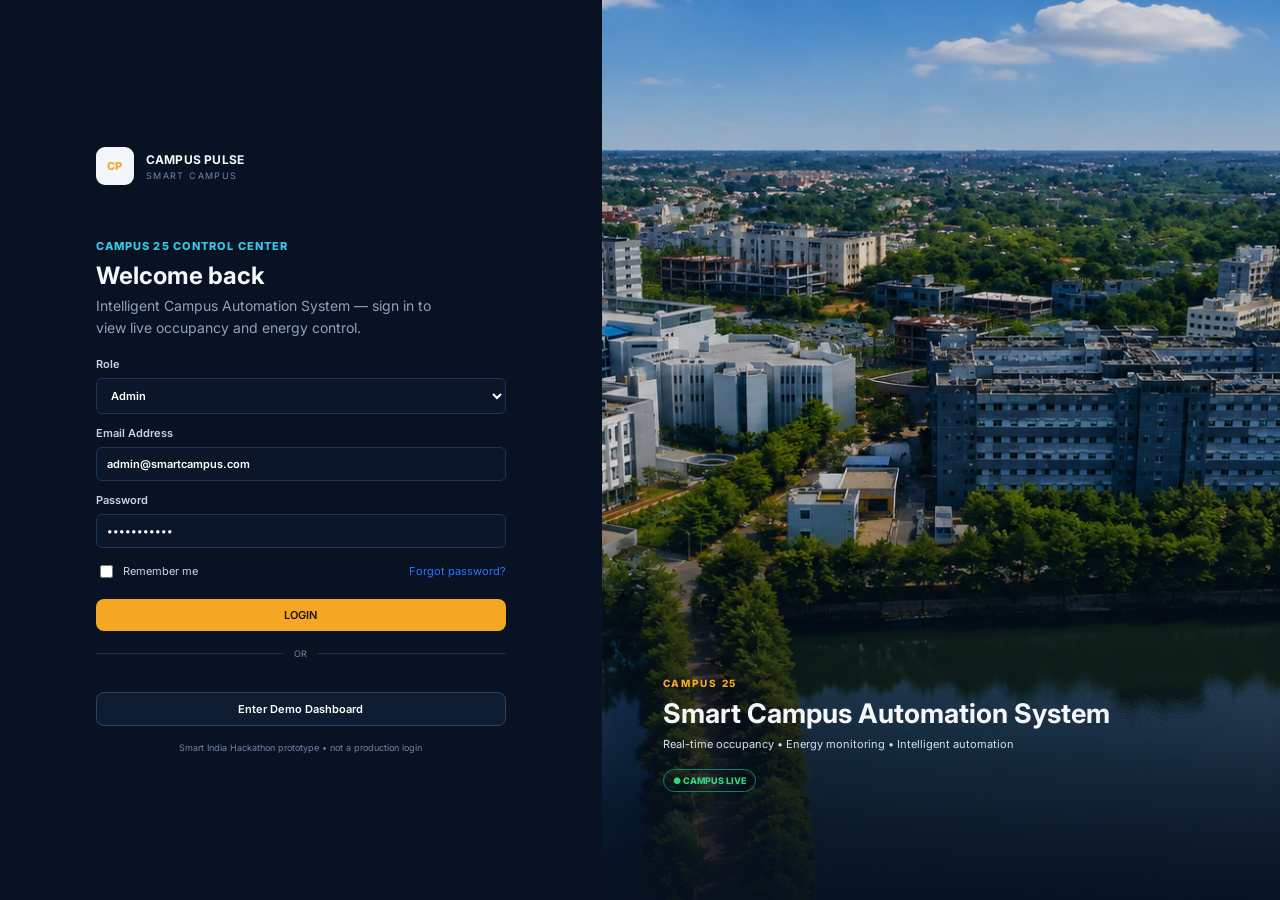
<file: index.html>
<!doctype html>
<html lang="en">

<head>
    <meta charset="UTF-8">
    <meta name="viewport" content="width=device-width,initial-scale=1">
    <title>Campus Pulse | Smart Campus</title>
    <link href="https://fonts.googleapis.com/css2?family=Inter:wght@400;500;600;700&display=swap" rel="stylesheet">
    <link rel="stylesheet" href="css/style.css">
    <link rel="stylesheet" href="css/login.css">
</head>

<body class="login-page" data-page="login">
    <main class="login-landing">
        <section class="login-panel">
            <div class="login-content">
                <div class="login-brand">
                    <div class="brand-mark">CP</div>
                    <div><strong>CAMPUS PULSE</strong><span>SMART CAMPUS</span></div>
                </div>
                <p class="eyebrow">CAMPUS 25 CONTROL CENTER</p>
                <h1>Welcome back</h1>
                <p class="muted login-intro">Intelligent Campus Automation System — sign in to view live occupancy and
                    energy control.</p>
                <form id="loginForm" novalidate><label>Role<select id="role" class="select">
                            <option>Admin</option>
                            <option>Facility Manager</option>
                            <option>Faculty</option>
                        </select></label><label>Email Address<input id="email" type="email"
                            value="admin@smartcampus.com" placeholder="admin@smartcampus.com" required></label><label>Password<input id="password"
                            type="password" value="smartcampus" placeholder="Enter your password" required></label>
                    <div class="form-row"><label class="check"><input id="rememberMe" type="checkbox"> Remember me</label><a
                            href="#">Forgot password?</a></div>
                    <p id="loginError" class="form-error"></p><button class="btn primary full"
                        type="submit">LOGIN</button>
                </form>
                <div class="login-or"><span></span>OR<span></span></div><a class="btn demo-login full"
                    href="dashboard.html">Enter Demo Dashboard</a>
                <p class="demo-note">Smart India Hackathon prototype <span>• not a production login</span></p>
            </div>
        </section>
        <section class="campus-video-panel"><img class="campus-image" src="assets/campus-campus25.jpg"
                alt="Aerial view of Campus 25 beside the lake">
            <div class="video-shade"></div>
            <div class="video-copy"><span class="video-kicker">CAMPUS 25</span>
                <h2>Smart Campus Automation System</h2>
                <p>Real-time occupancy • Energy monitoring • Intelligent automation</p><span class="campus-live">●
                    CAMPUS LIVE</span>
            </div>
        </section>
    </main>
    <script src="api-config.js"></script><script src="main.js"></script>
</body>

</html>
</file>
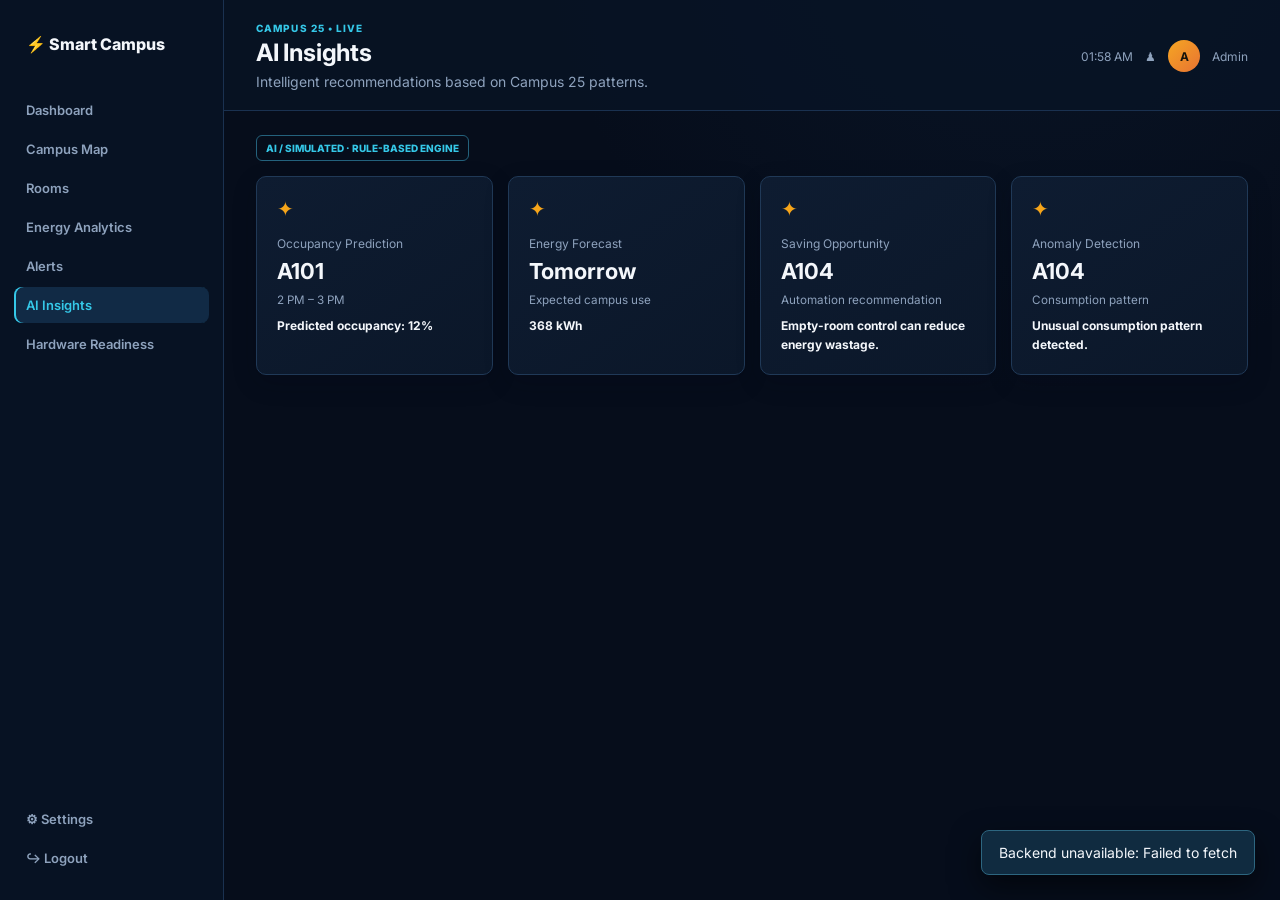
<file: ai-insights.html>
<!doctype html>
<html lang="en">

<head>
    <meta charset="UTF-8">
    <meta name="viewport" content="width=device-width,initial-scale=1">
    <title>AI Insights | Smart Campus</title>
    <link href="https://fonts.googleapis.com/css2?family=Inter:wght@400;500;600;700&display=swap" rel="stylesheet">
    <link rel="stylesheet" href="css/style.css">
    <link rel="stylesheet" href="css/app-polish.css">
</head>

<body data-page="ai">
    <div id="app"></div>
    <script src="api-config.js"></script><script src="main.js"></script>
</body>

</html>
</file>
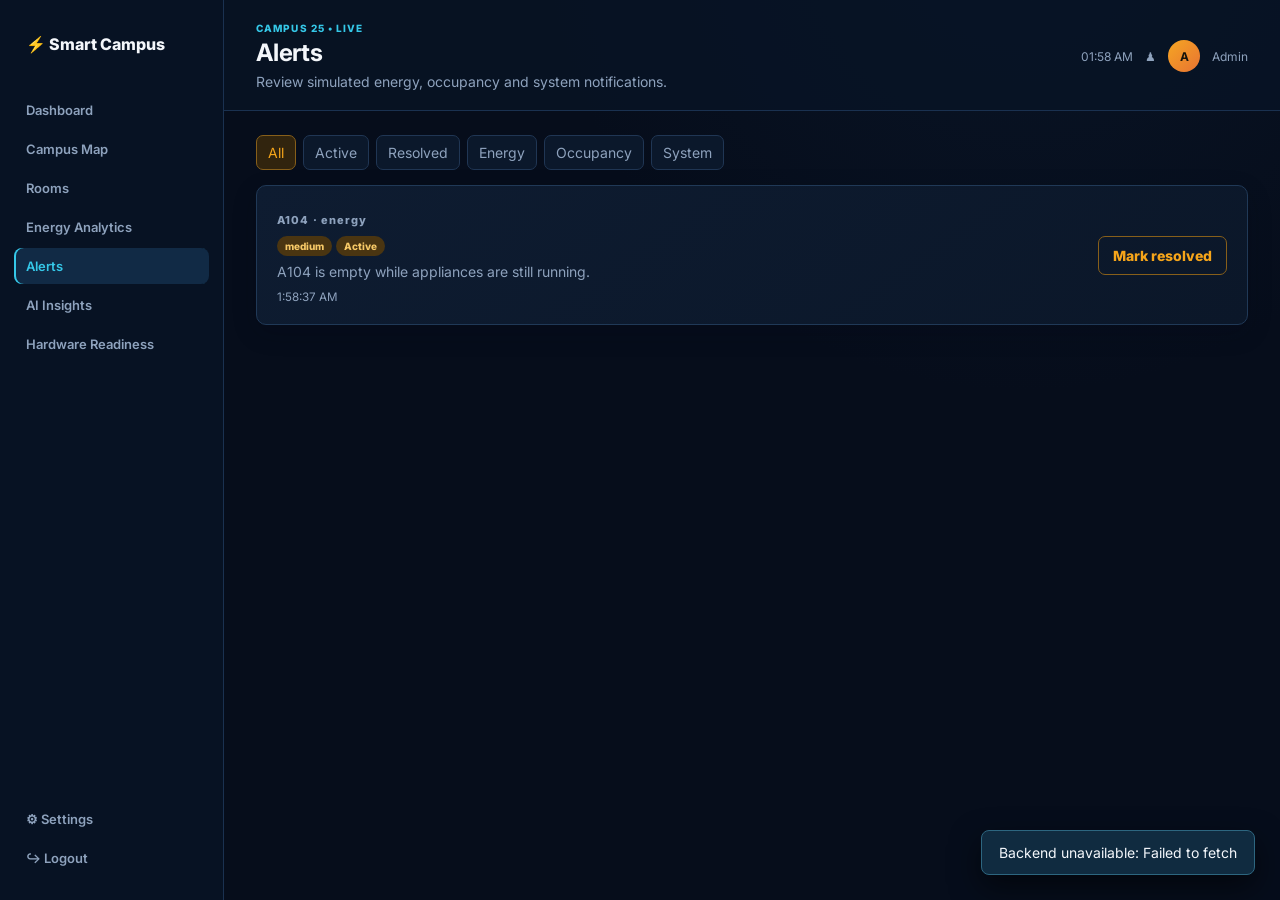
<file: alerts.html>
<!doctype html>
<html lang="en">

<head>
    <meta charset="UTF-8">
    <meta name="viewport" content="width=device-width,initial-scale=1">
    <title>Alerts | Smart Campus</title>
    <link href="https://fonts.googleapis.com/css2?family=Inter:wght@400;500;600;700&display=swap" rel="stylesheet">
    <link rel="stylesheet" href="css/style.css">
    <link rel="stylesheet" href="css/app-polish.css">
</head>

<body data-page="alerts">
    <div id="app"></div>
    <script src="api-config.js"></script><script src="main.js"></script>
</body>

</html>
</file>
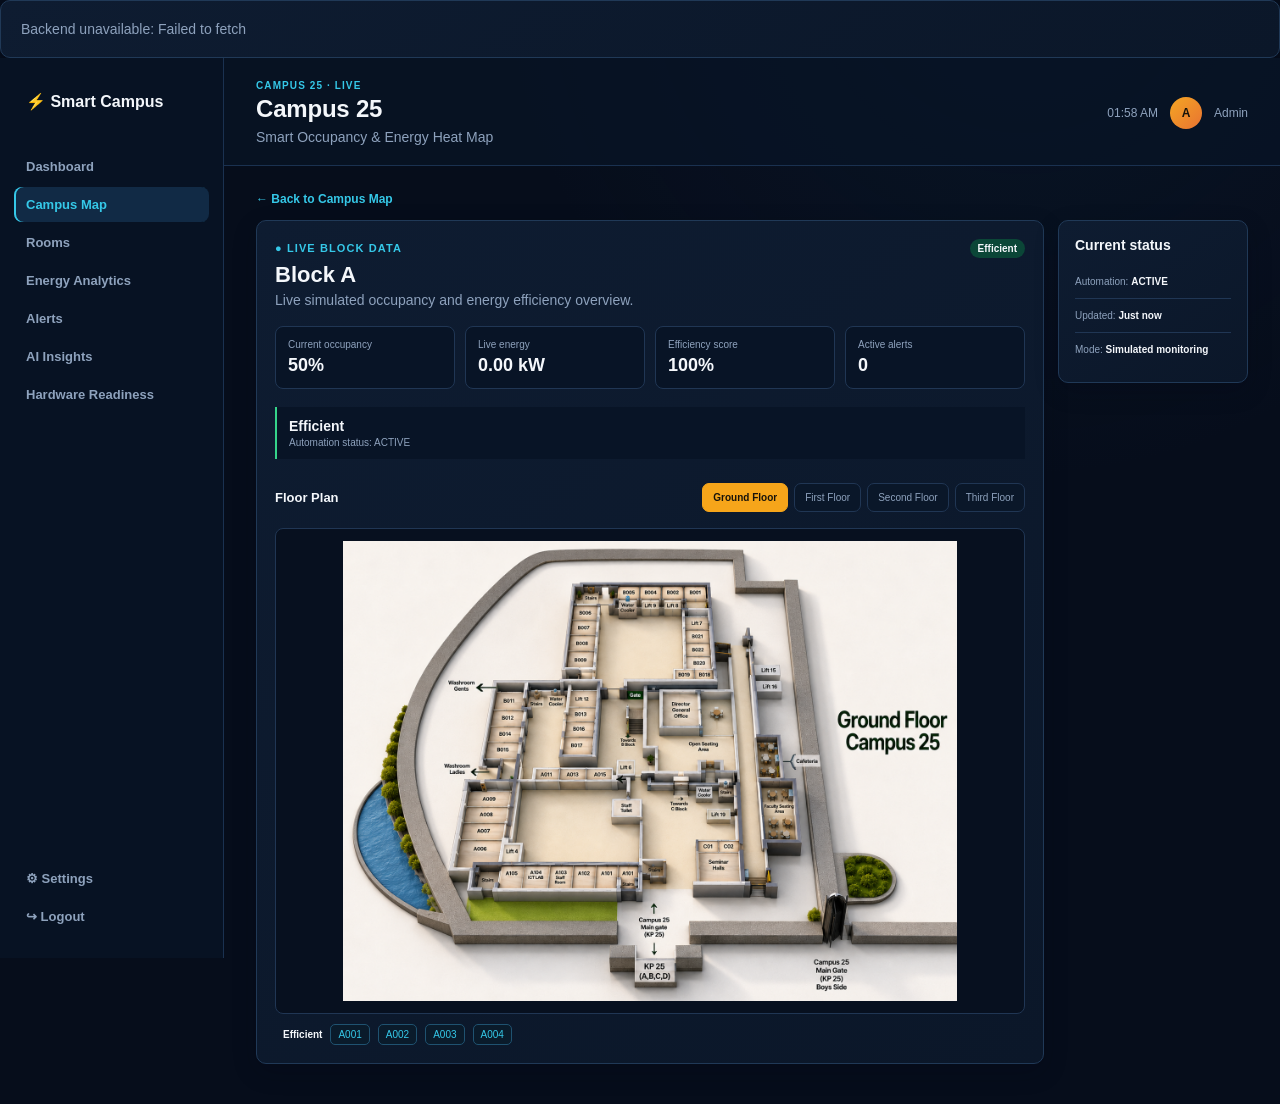
<file: block-detail.html>
<!doctype html>
<html lang="en">
<head>
  <meta charset="UTF-8">
  <meta name="viewport" content="width=device-width,initial-scale=1">
  <title>Block Details | Smart Campus</title>
  <link rel="stylesheet" href="css/style.css">
  <link rel="stylesheet" href="css/app-polish.css">
  <link rel="stylesheet" href="css/floor-plan-fit.css">
  <link rel="stylesheet" href="css/block-detail.css">
</head>
<body data-page="block-detail"><div id="blockDetailApp"></div><script src="api-config.js"></script><script src="block-detail.js"></script></body>
</html>
</file>
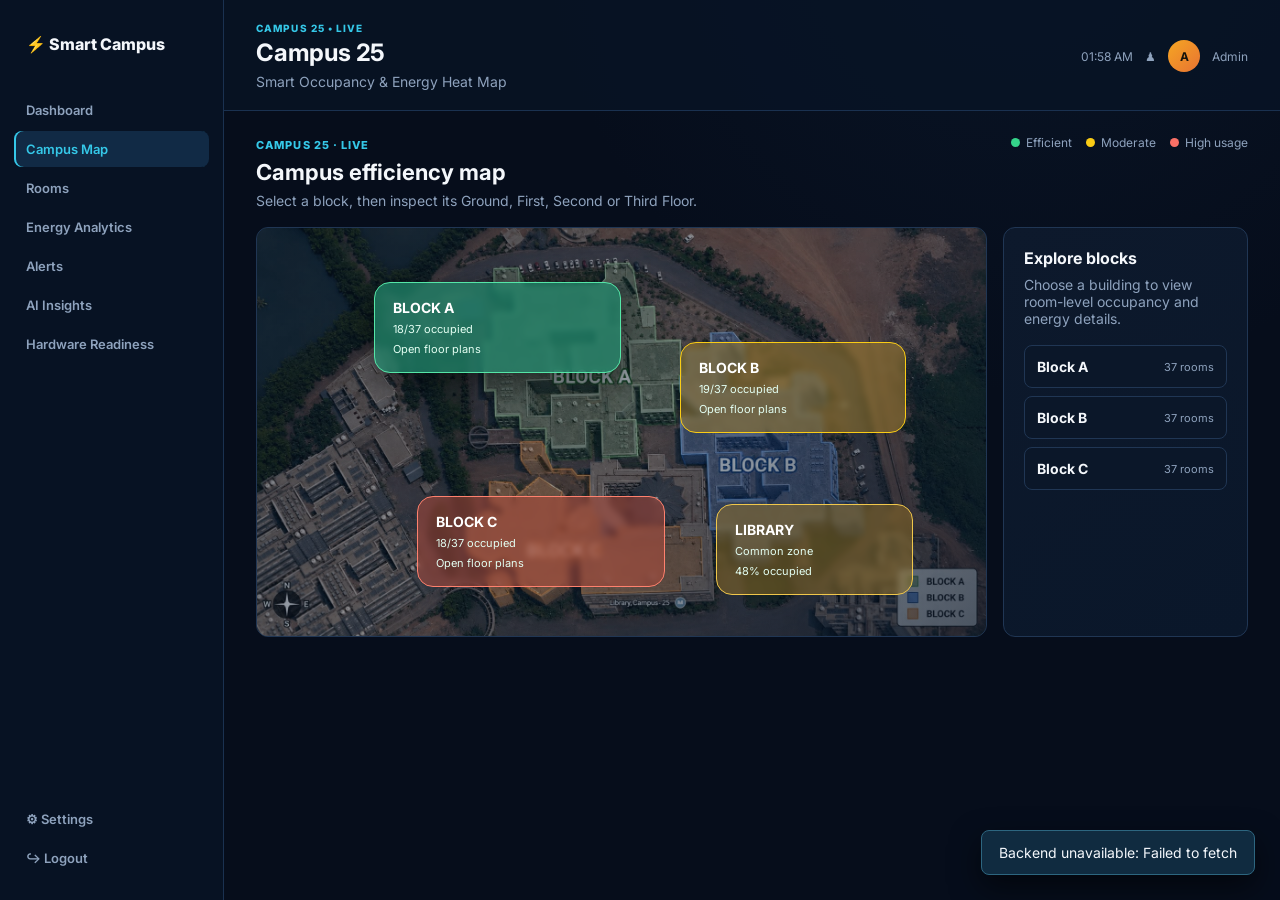
<file: campus-map.html>
<!doctype html>
<html lang="en">
<head>
  <meta charset="UTF-8"><meta name="viewport" content="width=device-width,initial-scale=1">
  <title>Campus Map | Smart Campus</title>
  <link href="https://fonts.googleapis.com/css2?family=Inter:wght@400;500;600;700&display=swap" rel="stylesheet">
  <link rel="stylesheet" href="css/style.css">
  <link rel="stylesheet" href="css/map.css">
  <link rel="stylesheet" href="css/app-polish.css">
  <link rel="stylesheet" href="css/map-balance.css">
  <link rel="stylesheet" href="css/floor-plan-fit.css">
  <link rel="stylesheet" href="css/map-overflow-fix.css">
</head>
<body data-page="map"><div id="app"></div><script src="api-config.js"></script><script src="main.js"></script><script src="map-links.js"></script></body>
</html>
</file>
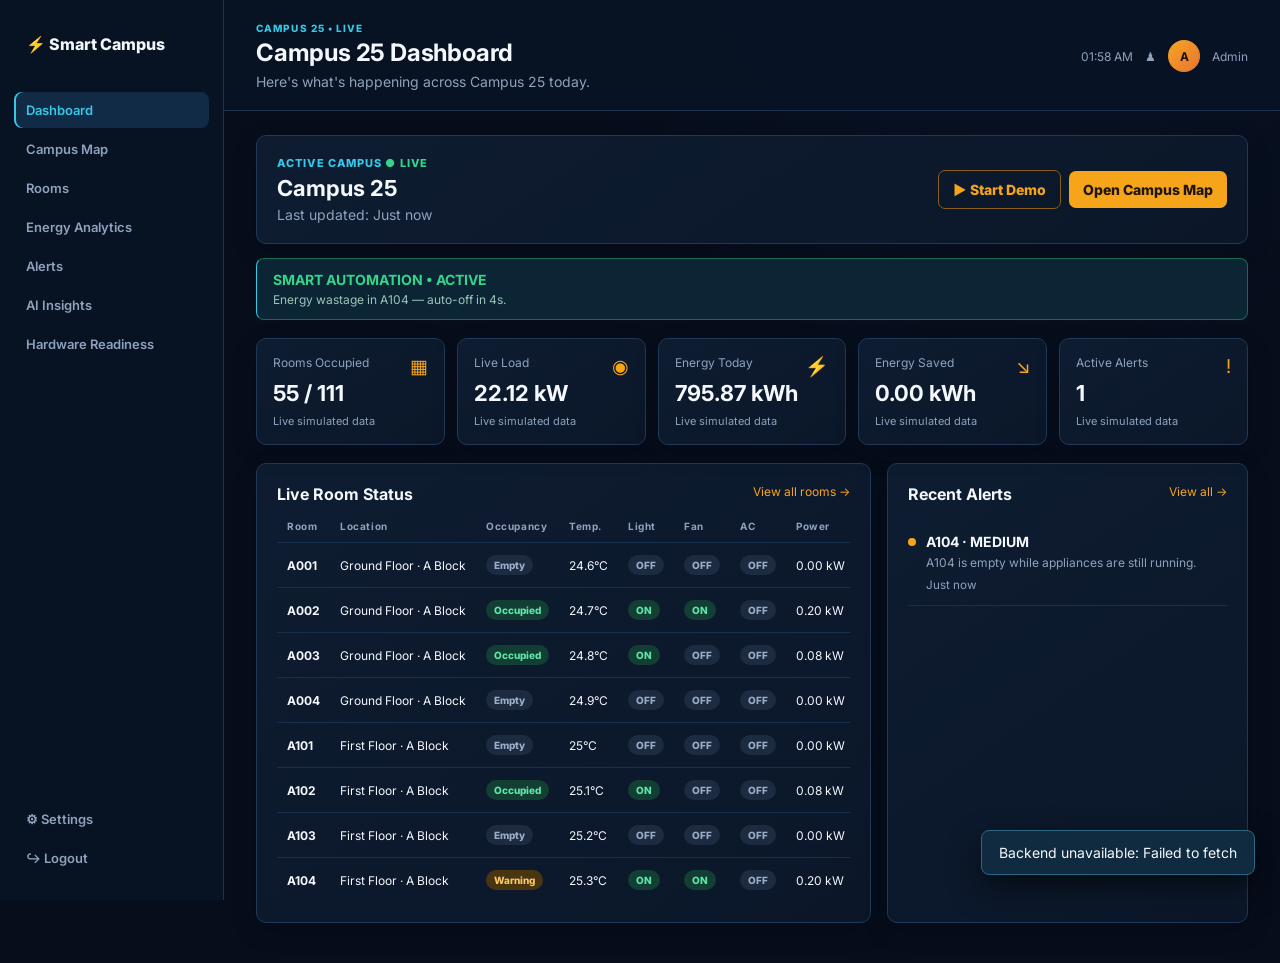
<file: dashboard.html>
<!doctype html>
<html lang="en">

<head>
    <meta charset="UTF-8">
    <meta name="viewport" content="width=device-width,initial-scale=1">
    <title>Dashboard | Smart Campus</title>
    <link rel="preconnect" href="https://fonts.googleapis.com">
    <link rel="preconnect" href="https://fonts.gstatic.com" crossorigin>
    <link href="https://fonts.googleapis.com/css2?family=Inter:wght@400;500;600;700&display=swap" rel="stylesheet">
    <link rel="stylesheet" href="css/style.css">
    <link rel="stylesheet" href="css/app-polish.css">
</head>

<body data-page="dashboard">
    <div id="app"></div>
    <script src="api-config.js"></script><script src="main.js"></script>
</body>

</html>
</file>
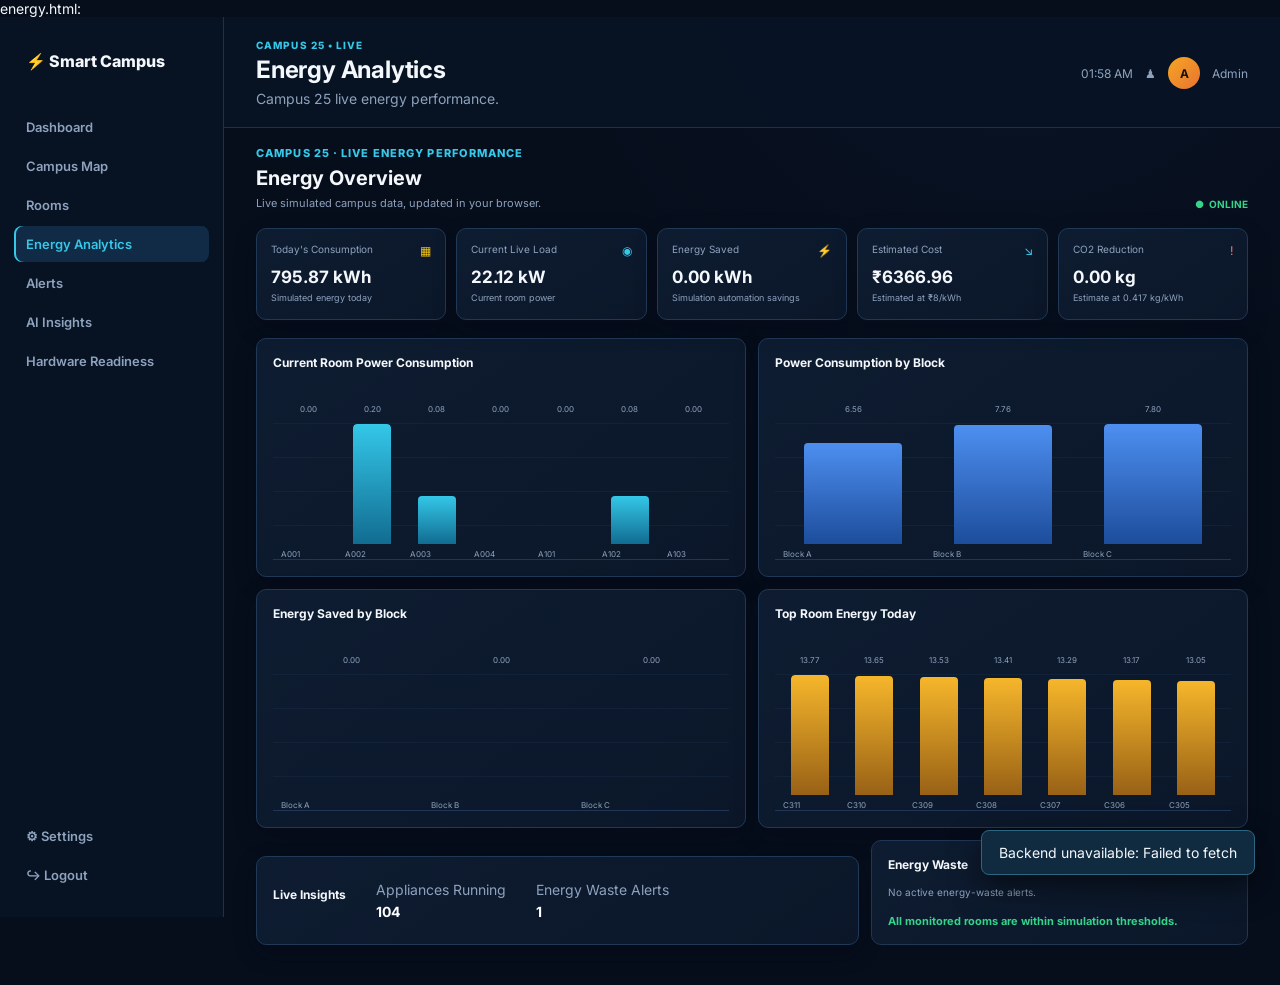
<file: energy.html>
energy.html:

<!doctype html>
<html lang="en">

<head>
    <meta charset="UTF-8">
    <meta name="viewport" content="width=device-width,initial-scale=1">
    <title>Energy Analytics | Smart Campus</title>
    <link href="https://fonts.googleapis.com/css2?family=Inter:wght@400;500;600;700&display=swap" rel="stylesheet">
    <link rel="stylesheet" href="css/style.css">
    <link rel="stylesheet" href="css/app-polish.css">
    <link rel="stylesheet" href="css/energy-polish.css">
    <link rel="stylesheet" href="css/energy-bars.css">
</head>

<body data-page="energy">
    <div id="app"></div>
    <script src="api-config.js"></script><script src="main.js"></script>
    <script src="energy-polish.js"></script>
    <script src="energy-bars.js"></script>
    <script src="energy-live.js"></script>
</body>

</html>
</file>
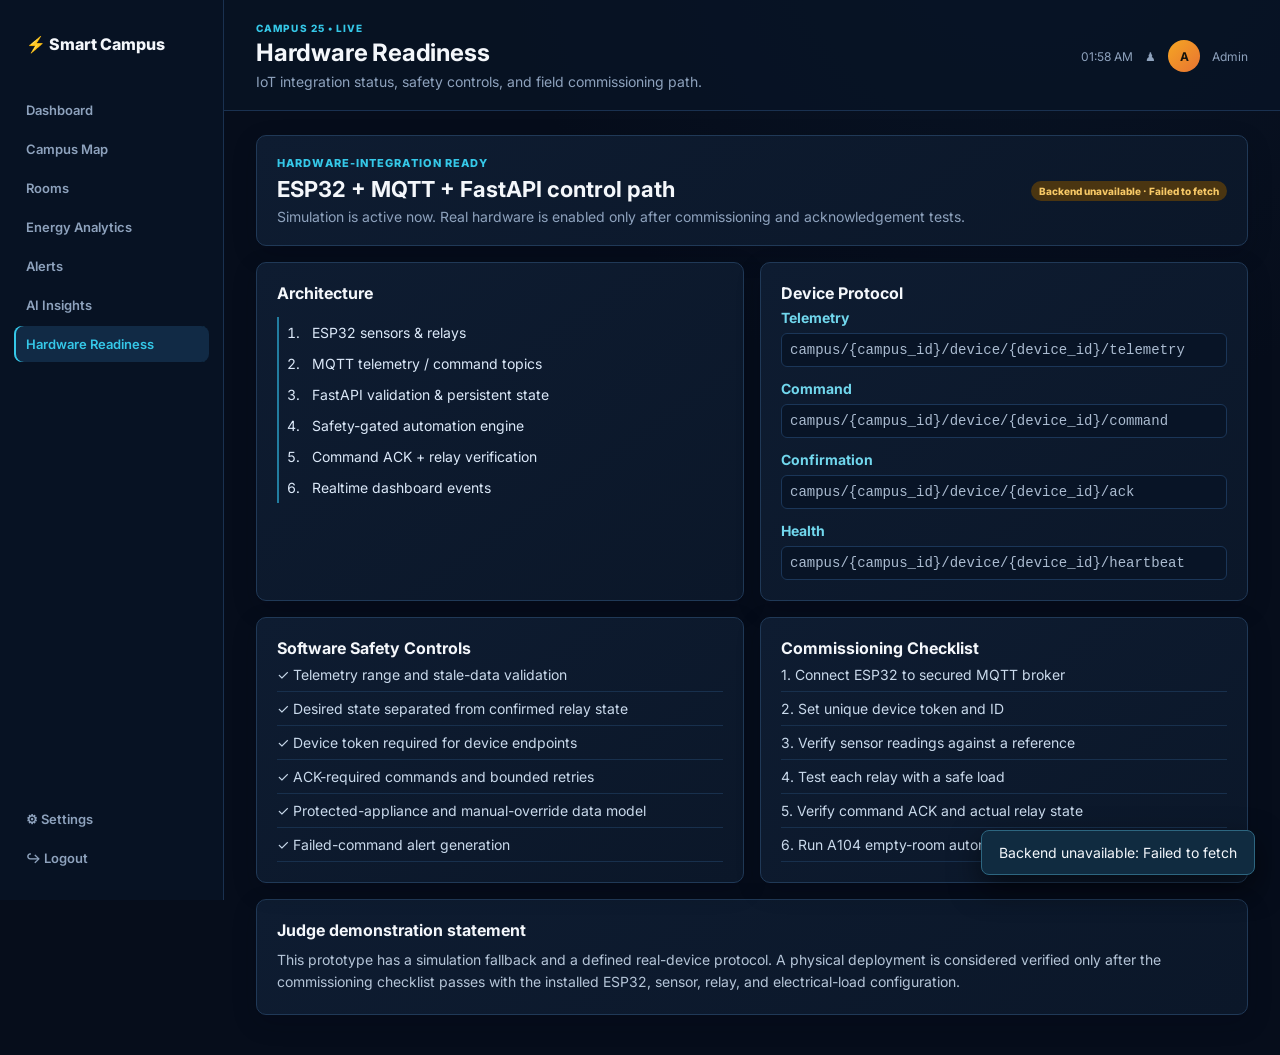
<file: hardware.html>
<!doctype html>
<html lang="en"><head><meta charset="UTF-8"><meta name="viewport" content="width=device-width,initial-scale=1"><title>Hardware Readiness | Smart Campus</title><link href="https://fonts.googleapis.com/css2?family=Inter:wght@400;500;600;700&display=swap" rel="stylesheet"><link rel="stylesheet" href="css/style.css"><link rel="stylesheet" href="css/hardware.css"><link rel="stylesheet" href="css/app-polish.css"></head><body data-page="hardware"><div id="app"></div><script src="api-config.js"></script><script src="main.js"></script></body></html>
</file>
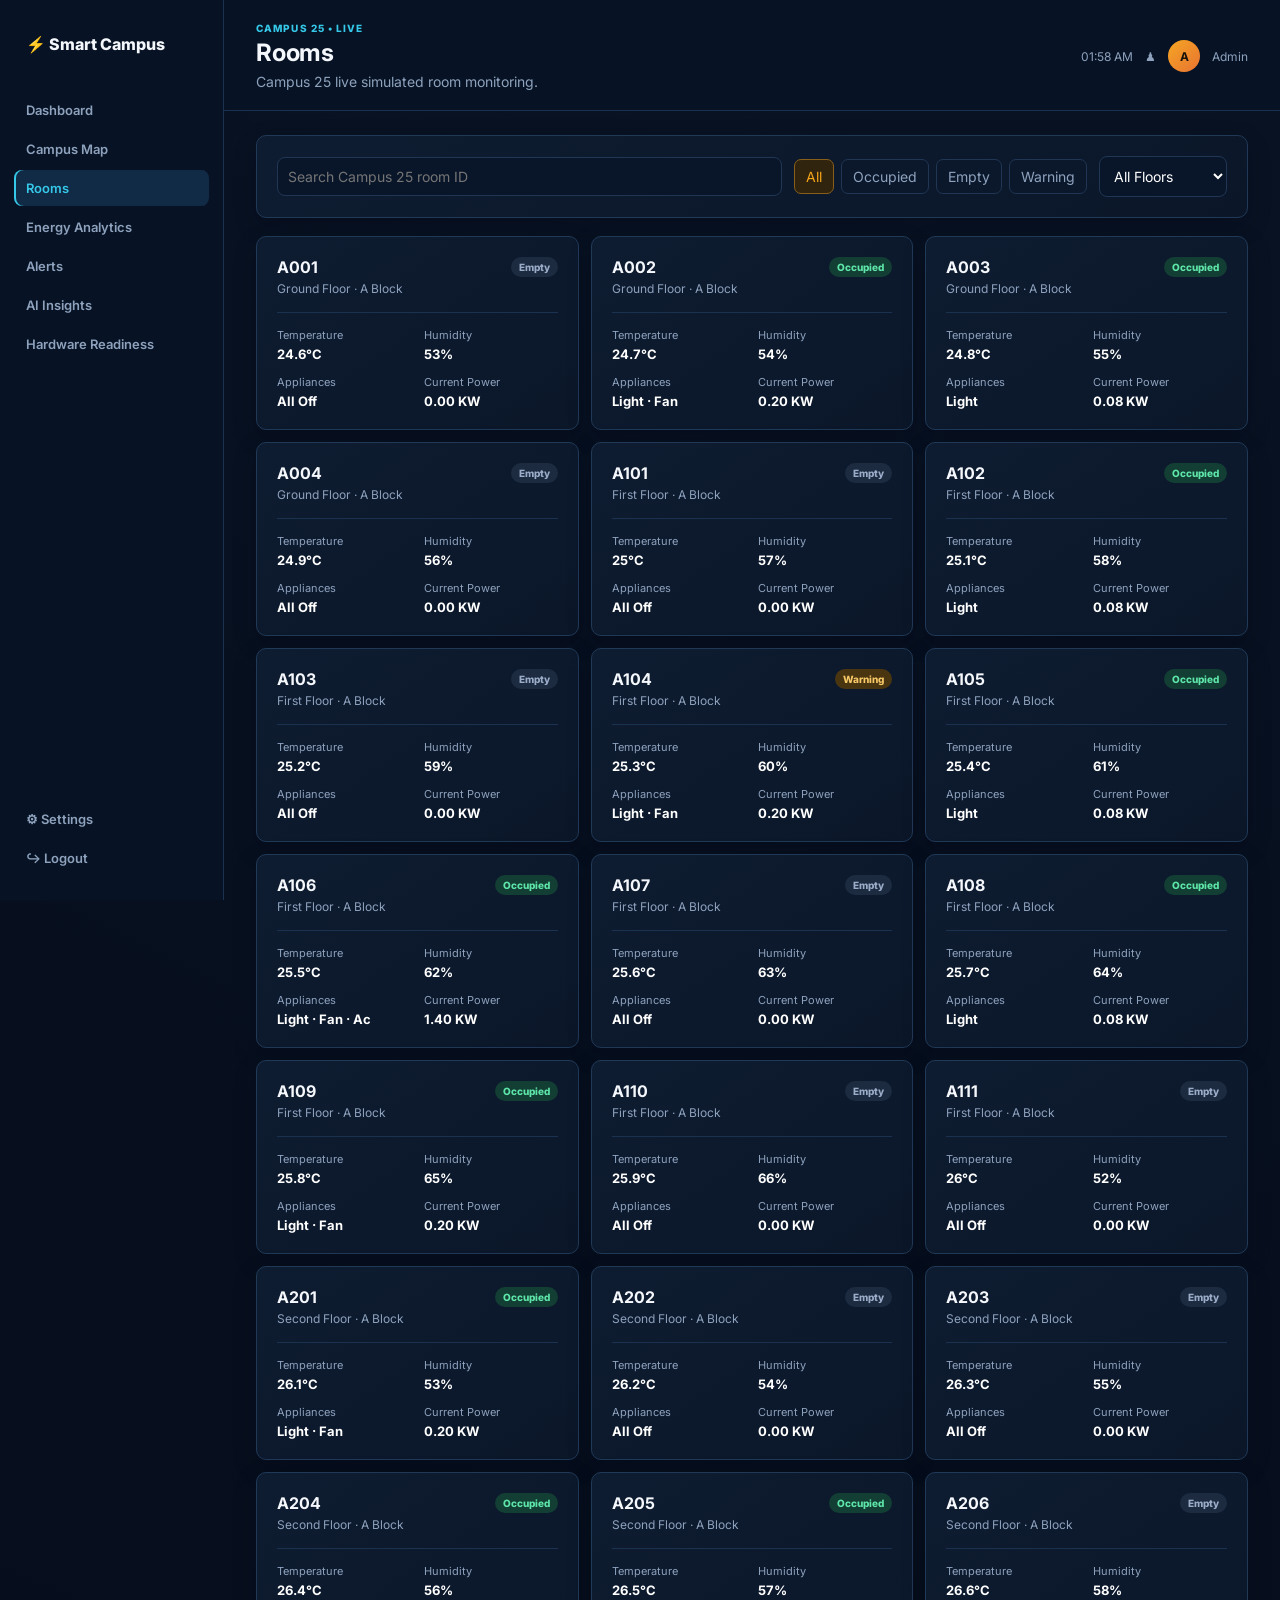
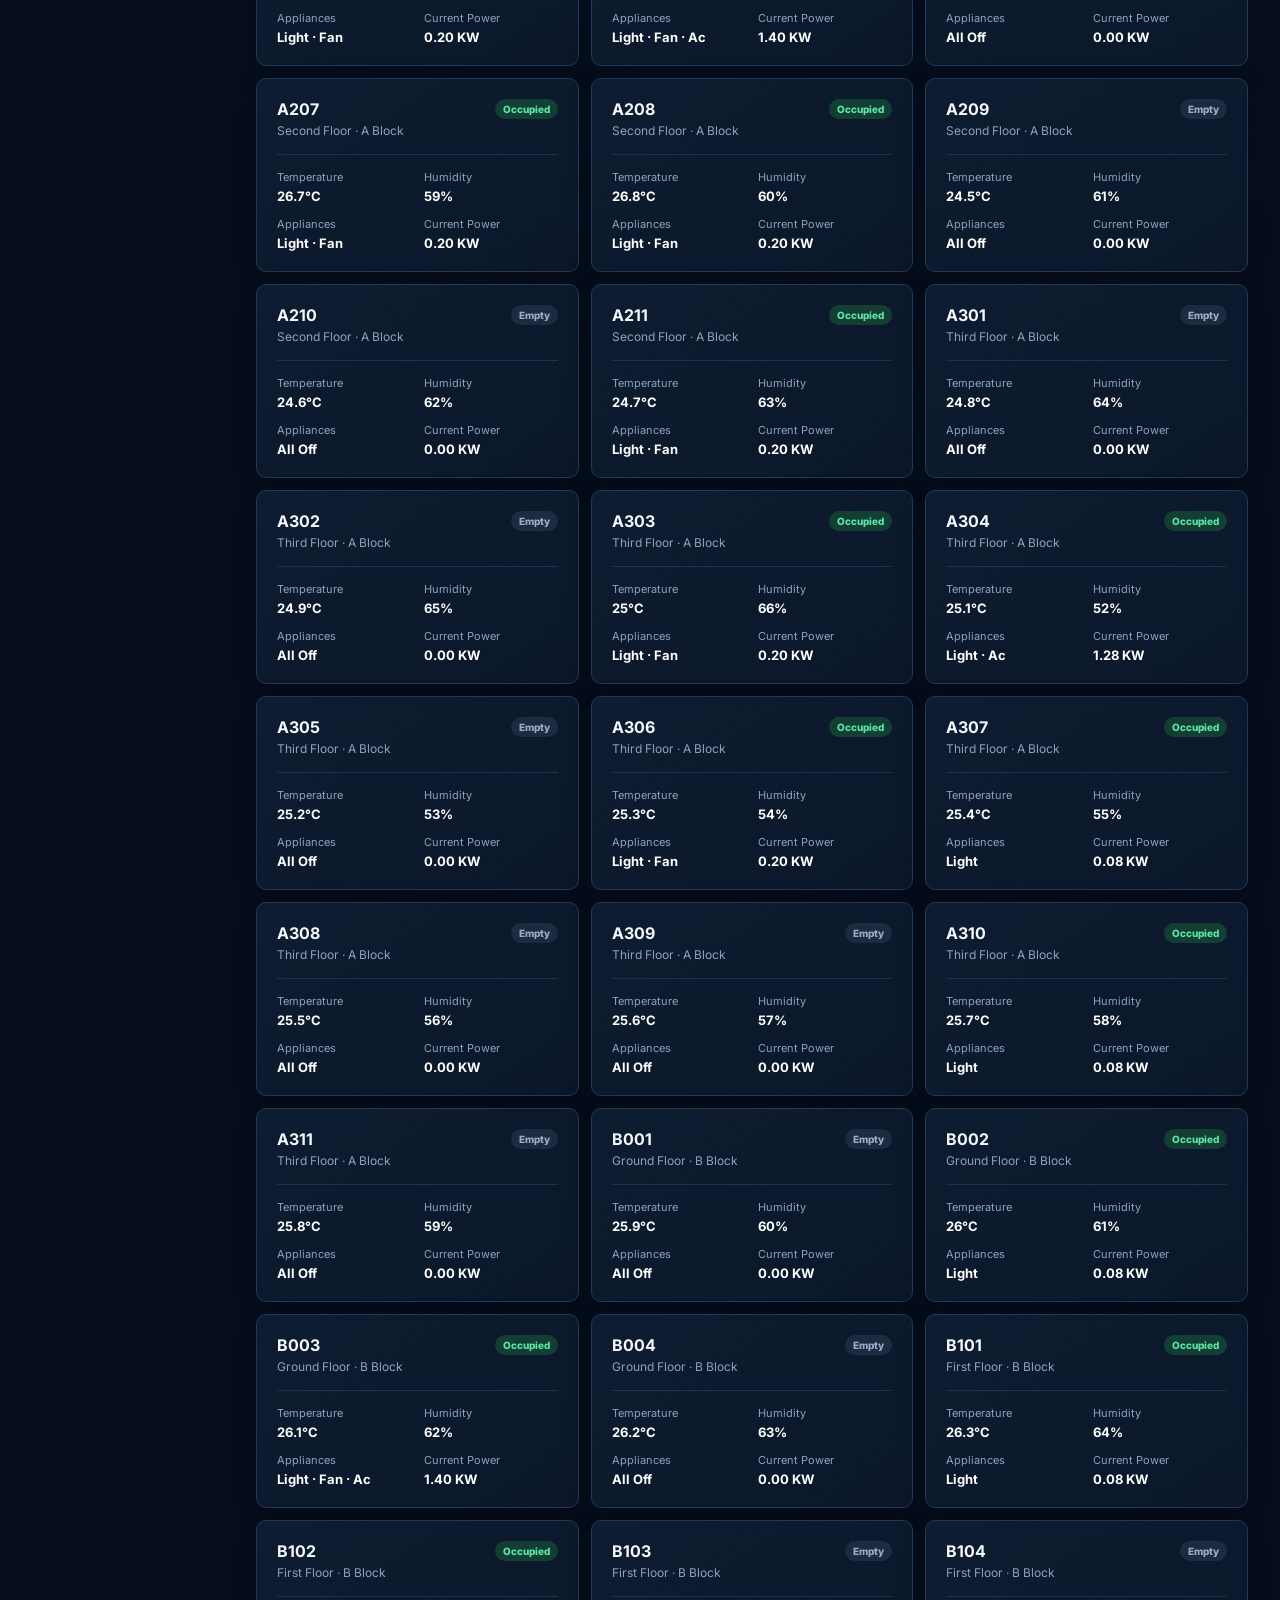
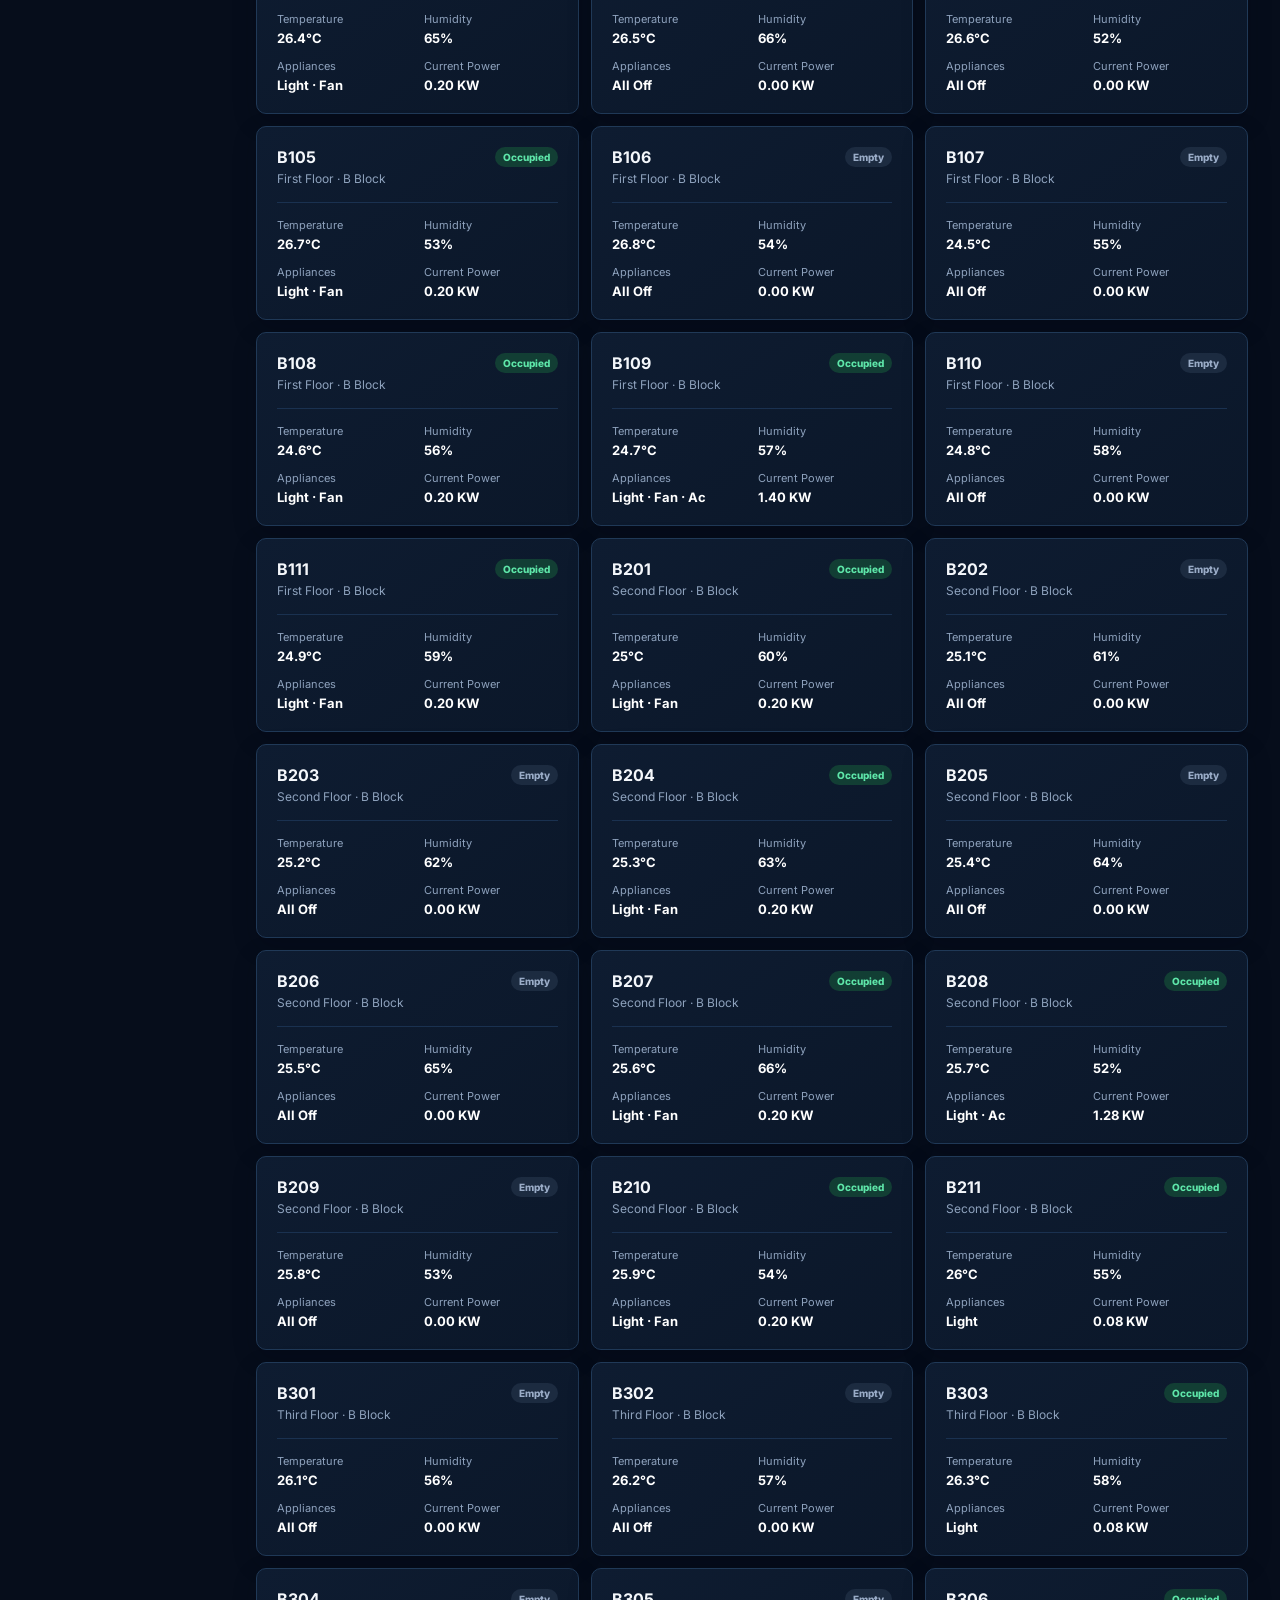
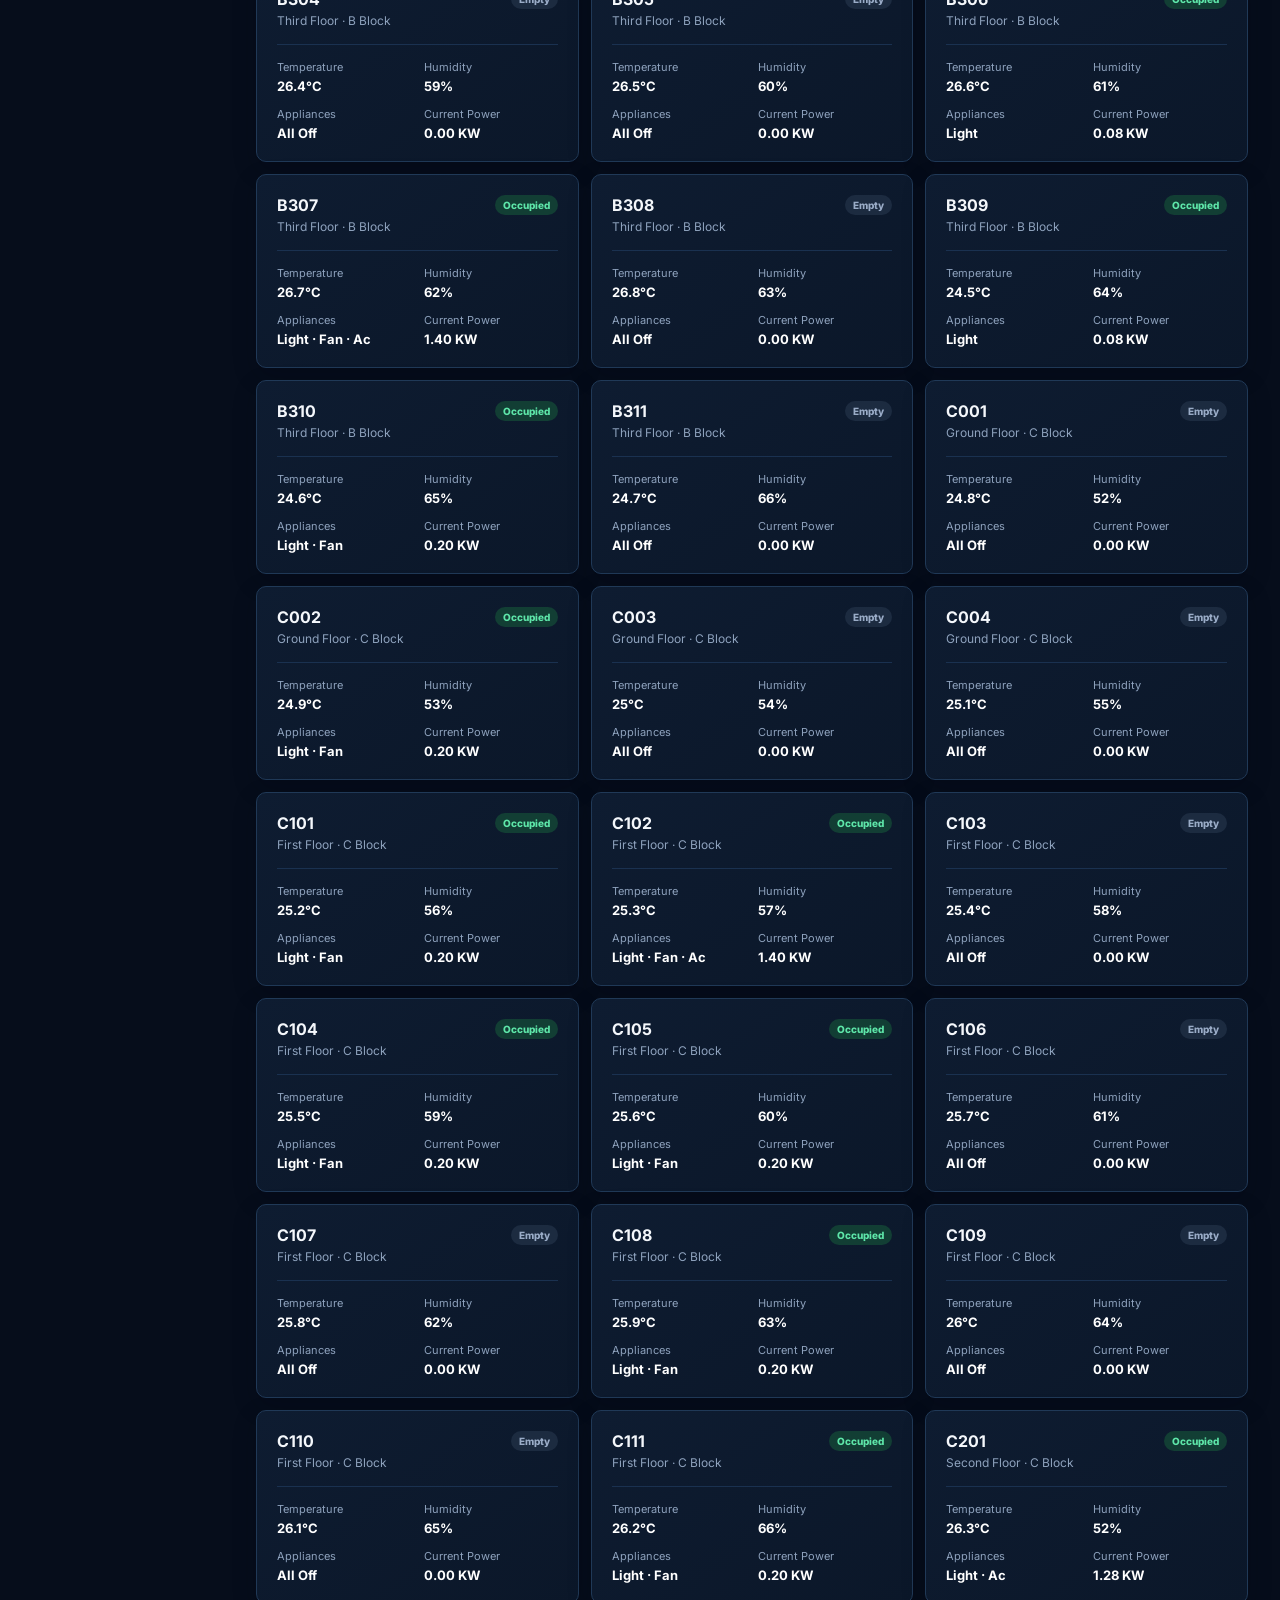
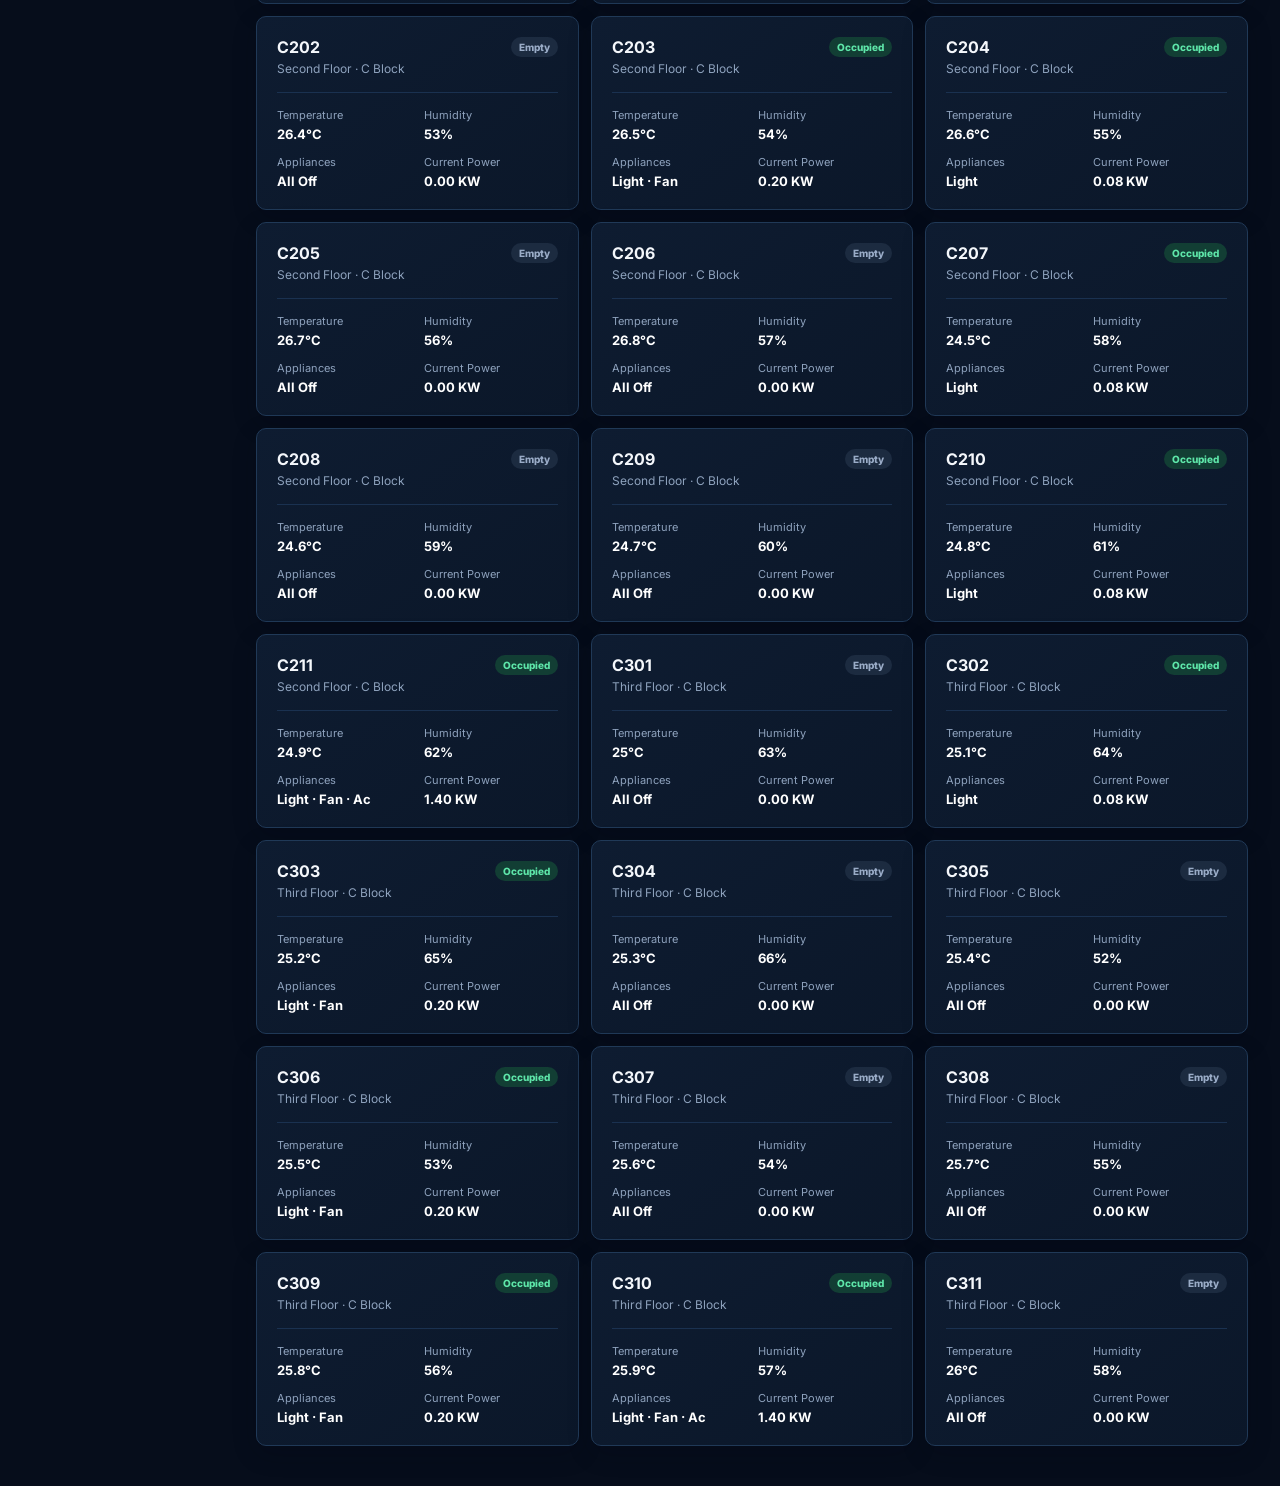
<file: rooms.html>
<!doctype html>
<html lang="en">

<head>
    <meta charset="UTF-8">
    <meta name="viewport" content="width=device-width,initial-scale=1">
    <title>Rooms | Smart Campus</title>
    <link href="https://fonts.googleapis.com/css2?family=Inter:wght@400;500;600;700&display=swap" rel="stylesheet">
    <link rel="stylesheet" href="css/style.css">
    <link rel="stylesheet" href="css/app-polish.css">
</head>

<body data-page="rooms">
    <div id="app"></div>
    <script src="api-config.js"></script><script src="main.js"></script>
</body>

</html>
</file>
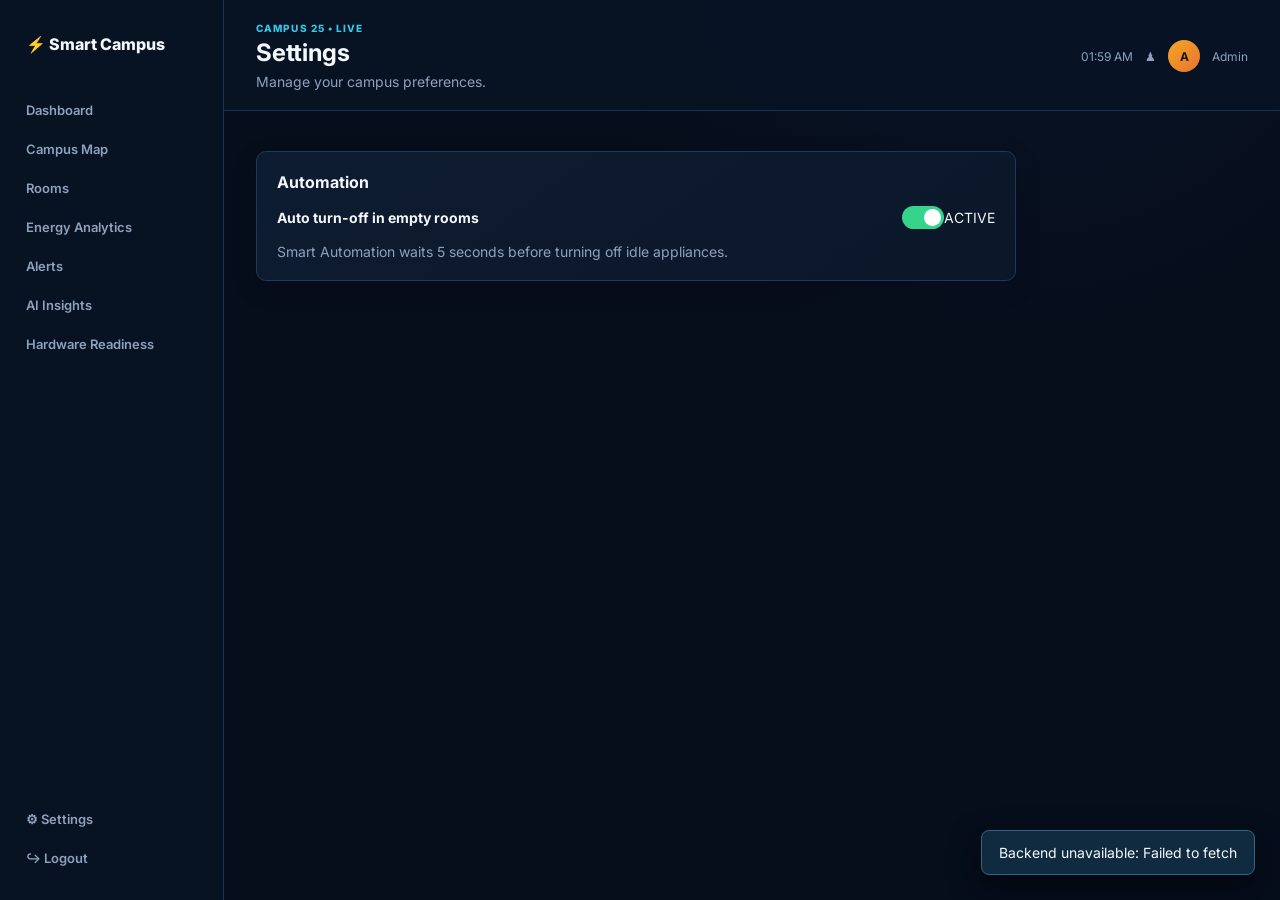
<file: settings.html>
<!doctype html>
<html lang="en">

<head>
    <meta charset="UTF-8">
    <meta name="viewport" content="width=device-width,initial-scale=1">
    <title>Settings | Smart Campus</title>
    <link href="https://fonts.googleapis.com/css2?family=Inter:wght@400;500;600;700&display=swap" rel="stylesheet">
    <link rel="stylesheet" href="css/style.css">
    <link rel="stylesheet" href="css/app-polish.css">
</head>

<body data-page="settings">
    <div id="app"></div>
    <script src="api-config.js"></script><script src="main.js"></script>
</body>

</html>
</file>
<file: css/style.css>
:root{--bg:#07101f;--panel:#0c1a30;--panel2:#10223d;--line:#1b3658;--text:#f4f7fb;--muted:#8fa1bb;--orange:#f5a623;--green:#32d583;--cyan:#37c7e8;--red:#f97066}*{box-sizing:border-box}body{margin:0;background:var(--bg);color:var(--text);font:14px Inter,Arial,sans-serif}a{color:inherit;text-decoration:none}button,input,select{font:inherit}.shell{min-height:100vh;display:grid;grid-template-columns:245px 1fr}.sidebar{background:#081426;border-right:1px solid var(--line);padding:28px 16px;display:flex;flex-direction:column;position:sticky;top:0;height:100vh}.brand{font-size:18px;font-weight:800;padding:8px 12px;margin-bottom:34px}.brand:first-letter{color:var(--orange)}nav{display:grid;gap:6px}nav a{padding:12px;border-radius:10px;color:var(--muted);font-weight:600}nav a:hover,nav a.active{background:#172944;color:#fff}nav a.active{box-shadow:inset 3px 0 var(--orange);color:var(--orange)}.bottom{margin-top:auto}main{min-width:0}header{padding:27px 36px 24px;border-bottom:1px solid var(--line);display:flex;justify-content:space-between;align-items:center;background:#09162a}h1,h2,p{margin:0}h1{font-size:25px;margin:4px 0 6px}h2{font-size:16px}.muted,small{color:var(--muted)}.eyebrow{color:var(--cyan);font-size:11px;letter-spacing:1.1px;font-weight:800}.profile{display:flex;align-items:center;gap:12px;color:var(--muted)}.avatar{display:grid;place-items:center;background:linear-gradient(135deg,#f5a623,#e87332);color:#17130b;width:30px;height:30px;border-radius:50%}.content{padding:28px 36px;max-width:1600px}.card{background:linear-gradient(145deg,var(--panel),#0a172a);border:1px solid var(--line);border-radius:14px;padding:20px;box-shadow:0 12px 30px #02071344}.hero{display:flex;justify-content:space-between;align-items:center;border-color:#30507a;background:linear-gradient(105deg,#102947,#0c1a30)}.hero h2{font-size:22px;margin:5px 0}.hero i{font-style:normal;font-size:11px;color:var(--green)}.btn{display:inline-block;border:0;border-radius:8px;background:var(--orange);color:#201609;padding:10px 14px;font-weight:800;margin-left:8px;cursor:pointer}.btn.ghost{background:transparent;color:var(--orange);border:1px solid #875f1a}.automation{margin:18px 0;padding:12px 16px;border-radius:10px;background:#0b332c;border:1px solid #176a55}.automation b{color:var(--green)}.automation p{color:#9ac6ba;font-size:12px;margin-top:4px}.kpis{display:grid;grid-template-columns:repeat(5,1fr);gap:14px;margin:18px 0}.kpi{position:relative}.kpi>span{float:right;color:var(--orange);font-size:19px}.kpi p{color:var(--muted);font-size:12px}.kpi strong{display:block;font-size:23px;margin:10px 0 5px}.kpi small{font-size:11px}.two-col{display:grid;grid-template-columns:1.7fr 1fr;gap:18px}.title{display:flex;justify-content:space-between;align-items:flex-start;margin-bottom:16px}.title a{color:var(--orange);font-size:12px}.table-wrap{overflow:auto}table{border-collapse:collapse;width:100%;font-size:12px}th{text-align:left;color:var(--muted);font-size:10px;letter-spacing:.6px;padding:0 10px 10px}td{border-top:1px solid #18304d;padding:12px 10px;white-space:nowrap}tbody tr{cursor:pointer}tbody tr:hover{background:#102440}.badge{padding:4px 8px;border-radius:99px;font-size:10px;font-weight:800;display:inline-block}.occupied,.on{background:#123e34;color:#5ee6a9}.empty,.off{background:#1c2b40;color:#9aacc7}.warning,.medium{background:#4a3511;color:#f7c967}.resolved{background:#26374e;color:#9db0ca}.alert{display:flex;gap:10px;padding:13px 0;border-bottom:1px solid #18304d}.alert p{font-size:12px;color:var(--muted);margin:5px 0}.dot{width:8px;height:8px;border-radius:50%;background:var(--orange);margin-top:5px;flex:none}.dot.resolved{background:var(--muted)}.toolbar{display:flex;gap:12px;align-items:center;margin-bottom:18px}.toolbar input,.toolbar select{background:#091629;border:1px solid var(--line);border-radius:8px;color:#fff;padding:10px}.toolbar input{flex:1}.chips,.filter-row{display:flex;gap:7px;flex-wrap:wrap}.chip{border:1px solid var(--line);background:#0b182b;color:var(--muted);border-radius:7px;padding:8px 11px;text-transform:capitalize;cursor:pointer}.chip.selected{color:var(--orange);border-color:#875f1a;background:#31240e}.room-grid{display:grid;grid-template-columns:repeat(3,1fr);gap:15px}.room{cursor:pointer;transition:.2s}.room:hover{transform:translateY(-3px);border-color:#416b9e}.room p{color:var(--muted);font-size:12px;margin-top:4px}.metrics{display:grid;grid-template-columns:1fr 1fr;gap:13px;border-top:1px solid #1a3150;padding-top:15px;color:var(--muted);font-size:11px}.metrics span b{display:block;color:#fff;font-size:13px;margin-top:4px;text-transform:capitalize}.back{display:inline-block;color:var(--orange);margin-bottom:15px}.detail{max-width:760px}.large{grid-template-columns:repeat(4,1fr)}.controls{max-width:760px;margin-top:16px}.controls>div{display:flex;align-items:center;justify-content:space-between;padding:14px 0;border-bottom:1px solid #18304d}.switch{width:42px;height:23px;border-radius:99px;border:0;background:#29405d;position:relative;cursor:pointer}.switch:after{content:'';position:absolute;width:17px;height:17px;border-radius:50%;background:#fff;left:3px;top:3px;transition:.2s}.switch.on{background:var(--green)}.switch.on:after{left:22px}.chart-grid{display:grid;grid-template-columns:1fr 1fr;gap:16px}.chart h2{margin-bottom:20px}.bars{display:grid;gap:13px}.bars label{color:var(--muted);font-size:11px;display:flex;justify-content:space-between}.bars label b{color:#d8e3f4}.bars i{display:block;height:7px;border-radius:20px;background:#172b46;margin-top:5px}.bars em{height:100%;border-radius:20px;display:block;background:linear-gradient(90deg,var(--cyan),#2785d6)}.insights{margin-top:16px;display:flex;gap:30px;align-items:center}.insights div{color:var(--muted)}.insights b{display:block;color:#fff;margin-top:5px}.alert-list{display:grid;gap:12px;margin-top:15px}.alert-item{display:flex;justify-content:space-between;align-items:center}.alert-item h2{margin:7px 0}.alert-item p{color:var(--muted);margin:7px 0}.map{min-height:540px;position:relative;overflow:hidden;background:radial-gradient(circle at 70% 20%,#264966,#0b1930 55%,#07101f);background-image:linear-gradient(120deg,#0a192d99,#173c4a99),repeating-linear-gradient(30deg,transparent 0 35px,#1b40504a 36px 38px)}.map-copy{position:absolute;top:45px;left:45px;max-width:260px}.map-copy h2{font-size:25px;margin:8px 0}.map-copy p:last-child{color:var(--muted)}.map-zone{position:absolute;border:1px solid;border-radius:11px;padding:16px;text-align:left;display:grid;gap:5px;color:#fff;cursor:pointer;min-width:150px}.map-zone span{font-size:12px}.map-zone small{text-transform:uppercase;font-weight:800}.efficient{background:#0a523acc;border-color:#36c787}.moderate{background:#745311cc;border-color:#e0ad35}.high{background:#6b252bcc;border-color:#f57070}.map-zone:nth-of-type(2){top:150px;left:40%}.map-zone:nth-of-type(3){top:325px;left:28%}.map-zone:nth-of-type(4){top:220px;right:13%}.map-zone.library{bottom:55px;right:34%}.ai-label{display:inline-block;margin-bottom:15px;padding:6px 9px;color:var(--cyan);border:1px solid #24627d;border-radius:6px;font-size:10px;font-weight:800}.ai-grid{display:grid;grid-template-columns:repeat(4,1fr);gap:15px}.ai-card>span{color:var(--orange);font-size:20px}.ai-card p{color:var(--muted);font-size:12px;margin:15px 0 7px}.ai-card h2{font-size:22px}.ai-card small{display:block;margin:9px 0}.ai-card>b{font-size:12px;line-height:1.5}.toast{position:fixed;right:25px;bottom:25px;background:#153658;border:1px solid #3e84b4;padding:13px 17px;border-radius:8px;z-index:9;box-shadow:0 12px 30px #0008}@media(max-width:1050px){.kpis{grid-template-columns:repeat(3,1fr)}.room-grid,.ai-grid{grid-template-columns:repeat(2,1fr)}}@media(max-width:760px){.shell{grid-template-columns:1fr}.sidebar{position:relative;height:auto;display:block;padding:13px}.sidebar nav{display:flex;overflow:auto}.sidebar .bottom{display:none}.brand{display:block;margin:0}header{padding:20px}.content{padding:18px}.profile{display:none}.two-col,.chart-grid{grid-template-columns:1fr}.kpis{grid-template-columns:1fr 1fr}.toolbar{align-items:stretch;flex-direction:column}.room-grid,.ai-grid{grid-template-columns:1fr}.hero{gap:15px;align-items:flex-start;flex-direction:column}.large{grid-template-columns:1fr 1fr}.map-zone{position:relative!important;top:auto!important;left:auto!important;right:auto!important;bottom:auto!important;margin:10px;min-width:0}.map{display:flex;flex-wrap:wrap;padding-top:180px}.map-copy{top:20px;left:20px}.insights{display:grid;grid-template-columns:1fr 1fr}}
</file>
<file: css/login.css>
.login-page{min-height:100vh;background:#081222}.login-landing{min-height:100vh;display:grid;grid-template-columns:47% 53%}.login-panel{display:grid;place-items:center;padding:40px 52px;background:#081222}.login-content{width:min(410px,100%)}.login-brand{display:flex;align-items:center;gap:12px;margin-bottom:54px}.brand-mark{display:grid;place-items:center;width:38px;height:38px;background:#f3f6fb;border-radius:9px;color:#f5a623;font-size:11px;font-weight:800}.login-brand strong{display:block;font-size:12px;letter-spacing:.2px}.login-brand span{display:block;color:#7186a4;font-size:9px;letter-spacing:1.4px;margin-top:3px}.login-content h1{font-size:24px;margin:8px 0 5px}.login-intro{line-height:1.55;margin-bottom:18px;max-width:340px}.login-content label{display:grid;gap:7px;margin-top:12px;color:#c7d2e3;font-size:11px;font-weight:600}.login-content input,.login-content select{padding:9px 10px;border:1px solid #1b3658;border-radius:6px;background:#0b1729;color:#fff;font-size:11px}.login-content input:focus,.login-content select:focus{outline:2px solid #2778ff;outline-offset:1px}.form-row{display:flex;justify-content:space-between;align-items:center;margin:14px 0 18px;color:#8295b1;font-size:11px}.form-row .check{display:flex;align-items:center;gap:7px;margin:0;font-weight:400}.form-row input{width:auto;accent-color:#2778ff}.form-row a{color:#2778ff}.full{width:100%;text-align:center;margin:0}.login-content .btn{padding:9px 12px;font-size:11px;font-weight:600}.demo-login{margin-top:16px;background:#0d1c31;color:#fff;border:1px solid #274568}.login-or{display:flex;gap:10px;align-items:center;color:#7186a4;font-size:9px;margin:17px 0}.login-or span{height:1px;background:#1a304d;flex:1}.demo-note{text-align:center;color:#7186a4;font-size:9px;margin-top:16px}.campus-video-panel{position:relative;min-height:100vh;overflow:hidden;background:#10263b}.campus-image{width:100%;height:100%;position:absolute;inset:0;object-fit:cover}.video-shade{position:absolute;inset:0;background:linear-gradient(0deg,#07101fe8 0%,#07101f26 48%,#07101f12 100%)}.video-copy{position:absolute;bottom:12%;left:9%;max-width:500px}.video-kicker{color:#f5a623;font-size:10px;font-weight:800;letter-spacing:1.7px}.video-copy h2{font-size:27px;line-height:1.05;margin:10px 0 9px}.video-copy p{color:#d4e1ed;font-size:11px}.campus-live{display:inline-block;margin-top:18px;padding:5px 9px;border:1px solid #167e65;border-radius:99px;color:#32d583;font-size:9px;font-weight:800}.form-error{color:#f97066;font-size:11px;margin:8px 0}@media(max-width:760px){.login-landing{grid-template-columns:1fr}.campus-video-panel{display:none}.login-panel{min-height:100vh;padding:28px 22px}.login-brand{margin-bottom:35px}}
</file>
<file: css/app-polish.css>
:root{--bg:#060d1b;--panel:#0d192c;--panel-soft:#101f35;--line:#203654;--muted:#8ea2bd;--text:#f4f7fb;--cyan:#35c8e8;--orange:#f6a51a;--green:#35d48a;--red:#f97066}body{background:var(--bg);font-family:Inter,Arial,sans-serif}.shell{grid-template-columns:224px minmax(0,1fr);background:radial-gradient(circle at 80% -10%,#16325233,transparent 34%),var(--bg)}.sidebar{background:#081426cc;border-right:1px solid #1a3150;padding:24px 14px;backdrop-filter:blur(12px)}.brand{font-size:16px;padding:10px 12px;margin-bottom:28px}.sidebar nav{gap:3px}.sidebar nav a{border-radius:8px;padding:10px 12px;font-size:13px;transition:background .2s,color .2s}.sidebar nav a:hover{background:#142945}.sidebar nav a.active{background:#112a45;color:var(--cyan);box-shadow:inset 2px 0 var(--cyan)}header{padding:22px 32px 20px;background:#081426b8;border-bottom-color:#1a3150}header h1{font-size:24px;letter-spacing:-.2px}header .eyebrow{font-size:10px}.content{padding:24px 32px 40px;max-width:1480px}.card{border-radius:10px;border-color:#203957;background:linear-gradient(145deg,#0e1c31,#0b1729);box-shadow:0 8px 24px #02071330}.kpis{gap:12px}.kpi{padding:16px}.kpi strong{font-size:22px}.hero{border-radius:10px}.btn{border-radius:7px;transition:transform .2s,background .2s}.btn:hover{transform:translateY(-1px)}.two-col{gap:16px}.two-col>.card{min-width:0}.title{gap:12px}.toolbar{border-radius:10px}.room-grid{gap:12px}.room.card:hover{border-color:#37749b;transform:translateY(-2px)}.room.card{transition:transform .2s,border-color .2s}.back{display:inline-flex;align-items:center;margin-bottom:14px;color:var(--cyan);font-size:12px;font-weight:700}.detail{padding:24px}.detail .title h2{font-size:24px}.detail+.controls{margin-top:14px}.controls{padding:20px}.controls>div{border-bottom:1px solid #1a304b;padding:14px 0}.controls>div:last-of-type{border-bottom:0}.controls .switch{margin-left:auto}.toast{border:1px solid #2d6680!important;background:#102b40!important;border-radius:8px!important}.profile{font-size:12px}.avatar{width:32px;height:32px}.content>.automation{border-radius:8px;margin:14px 0;background:#0b2535;border-left-color:var(--cyan)}@media(max-width:1050px){.shell{grid-template-columns:76px minmax(0,1fr)}.sidebar{padding:20px 10px}.sidebar .brand{font-size:0;text-align:center}.sidebar .brand:first-letter{font-size:18px}.sidebar nav a{font-size:0;text-align:center;padding:12px 6px}.sidebar nav a:before{content:'•';font-size:18px;color:var(--muted)}.sidebar nav a.active:before{color:var(--cyan)}.bottom{margin-top:auto}}@media(max-width:720px){.shell{display:block}.sidebar{position:relative;height:auto;display:flex;flex-direction:row;align-items:center;padding:10px 14px;border-right:0;border-bottom:1px solid var(--line)}.sidebar .brand{margin:0 auto 0 0;font-size:15px;text-align:left}.sidebar .brand:first-letter{font-size:15px}.sidebar nav{display:flex;gap:4px}.sidebar nav a{font-size:0;padding:8px}.sidebar nav a:before{font-size:15px}.sidebar .bottom{display:none}header{padding:18px 16px;align-items:flex-start}.profile{gap:7px}.content{padding:18px 16px 28px}.kpis{grid-template-columns:repeat(2,minmax(0,1fr))}.two-col{grid-template-columns:1fr}.hero{gap:16px;align-items:flex-start;flex-direction:column}}@media(max-width:470px){.kpis{grid-template-columns:1fr}.profile>span:first-child{display:none}.content{padding-inline:12px}.detail .metrics{grid-template-columns:1fr 1fr}.controls{padding:16px}}
</file>
<file: css/floor-plan-fit.css>
.floor-plan{height:clamp(320px,42vw,520px);min-height:0;overflow:auto;display:flex;align-items:center;justify-content:center;padding:14px;background:#07101f}.floor-plan img{display:block;width:auto!important;height:auto!important;max-width:100%!important;max-height:100%!important;object-fit:contain!important;flex:0 0 auto}.map-room-strip{min-height:42px}.floor-browser{overflow:hidden}@media(max-width:850px){.floor-plan{height:clamp(280px,58vw,440px);padding:10px}}@media(max-width:560px){.floor-plan{height:300px;padding:8px}.floor-plan img{max-width:100%!important;max-height:100%!important}}
</file>
<file: css/block-detail.css>
.block-detail-content{max-width:1400px}.block-layout{display:grid;grid-template-columns:minmax(0,1fr) 190px;gap:14px}.block-main{padding:18px}.block-heading{display:flex;justify-content:space-between;align-items:flex-start;gap:14px}.block-heading h2{font-size:22px;margin:7px 0 4px}.block-kpis{display:grid;grid-template-columns:repeat(4,minmax(0,1fr));gap:10px;margin:18px 0}.block-kpis article{display:grid;gap:5px;padding:12px;border:1px solid var(--line);border-radius:8px;background:#081426}.block-kpis small{font-size:10px}.block-kpis strong{font-size:18px}.efficiency-callout{display:grid;gap:3px;padding:11px 12px;border-left:2px solid var(--green);background:#081426;margin-bottom:18px}.efficiency-callout span{font-size:10px;color:var(--muted)}.floor-heading{display:flex;justify-content:space-between;align-items:center;gap:12px;margin-bottom:10px}.floor-heading h3{font-size:13px}.floor-tabs{display:flex;gap:6px;flex-wrap:wrap}.detail-floor{padding:8px 10px;border:1px solid var(--line);border-radius:7px;background:#0a1729;color:var(--muted);font-size:10px;cursor:pointer}.detail-floor.selected{background:var(--orange);border-color:var(--orange);color:#17130b;font-weight:700}.detail-floor-plan{height:clamp(320px,38vw,500px);display:flex;align-items:center;justify-content:center;overflow:auto;padding:12px;border:1px solid var(--line);border-radius:8px;background:#07101f}.detail-floor-plan img{display:block;max-width:100%;max-height:100%;width:auto;height:auto;object-fit:contain}.room-status{display:flex;align-items:center;gap:8px;flex-wrap:wrap;padding:10px 0 0;font-size:10px}.room-status a{padding:4px 7px;border:1px solid #1f5270;border-radius:5px;color:var(--cyan);background:#0a1b2b}.current-status{height:max-content;padding:16px}.current-status h2{font-size:14px;margin-bottom:12px}.current-status p{padding:11px 0;border-bottom:1px solid var(--line);font-size:10px;color:var(--muted)}.current-status p:last-child{border-bottom:0}.current-status b{color:var(--text)}@media(max-width:850px){.block-layout{grid-template-columns:1fr}.current-status{order:-1;display:grid;grid-template-columns:repeat(3,1fr);gap:10px}.current-status h2{grid-column:1/-1;margin:0}.current-status p{border-bottom:0;padding:0}.floor-heading{display:block}.floor-tabs{margin-top:10px}}@media(max-width:560px){.block-kpis{grid-template-columns:repeat(2,minmax(0,1fr))}.detail-floor-plan{height:300px}.block-heading{display:block}.block-heading .badge{display:inline-block;margin-top:10px}.current-status{grid-template-columns:1fr}.current-status h2{grid-column:auto}}
</file>
<file: css/map.css>
.map-toolbar{display:flex;justify-content:space-between;gap:24px;align-items:flex-start;margin-bottom:18px}.map-toolbar h2{font-size:22px;margin:7px 0}.map-legend{display:flex;gap:14px;flex-wrap:wrap;color:var(--muted);font-size:12px}.map-legend span{display:flex;align-items:center;gap:6px}.status-dot{display:inline-block;width:9px;height:9px;border-radius:50%;background:var(--muted)}.status-dot.efficient{background:var(--green)}.status-dot.moderate{background:#facc15}.status-dot.high{background:var(--red)}.campus-layout{display:grid;grid-template-columns:minmax(0,1fr) 245px;gap:16px}.campus-map-image{position:relative;min-height:410px;overflow:hidden;border:1px solid var(--line);border-radius:12px;background:#10243a}.campus-map-image>img{position:absolute;inset:0;width:100%;height:100%;object-fit:cover;opacity:.7}.campus-map-image:after{content:"";position:absolute;inset:0;background:linear-gradient(135deg,#06132455,#06132422 55%,#06132499);pointer-events:none}.campus-blocks{position:absolute;inset:0;z-index:1}.map-block{position:absolute;display:grid;gap:6px;text-align:left;padding:16px 18px;color:#fff;background:#1c9f706b;border:1px solid #55e6a7;border-radius:16px;cursor:pointer;backdrop-filter:blur(3px);transition:.2s}.map-block:hover,.map-block.selected{transform:translateY(-3px);background:#218c6fb5;box-shadow:0 10px 24px #0006}.map-block span,.map-block small{font-size:11px;color:#e4fff3}.map-block:nth-child(1){left:16%;top:14%;width:34%}.map-block:nth-child(2){right:11%;top:28%;width:31%;background:#b38b2870;border-color:#facc15}.map-block:nth-child(3){left:22%;bottom:12%;width:34%;background:#b84d3d80;border-color:#ff816e}.map-block:nth-child(4){right:10%;bottom:10%;width:27%;background:#a17b2775;border-color:#f0c74b}.map-block.library:hover,.map-block.library.selected{background:#b38b28b5}.map-side{padding:20px;border:1px solid var(--line);border-radius:12px;background:linear-gradient(145deg,var(--panel),#0a172a);height:max-content}.map-side h2{margin-bottom:8px}.block-list{display:grid;gap:8px;margin-top:18px}.map-block-list{display:flex;justify-content:space-between;align-items:center;padding:12px;border:1px solid var(--line);border-radius:8px;background:#0b1729;color:var(--text);cursor:pointer}.map-block-list:hover{border-color:var(--cyan)}.map-block-list span{font-size:11px;color:var(--muted)}.floor-browser{margin-top:18px;padding:18px;border:1px solid var(--line);border-radius:12px;background:linear-gradient(145deg,var(--panel),#0a172a)}.floor-tabs{display:flex;gap:8px;flex-wrap:wrap;margin-bottom:16px}.map-floor{padding:10px 14px;border:1px solid var(--line);border-radius:8px;background:#0b1729;color:var(--muted);cursor:pointer}.map-floor:hover,.map-floor.selected{background:var(--orange);border-color:var(--orange);color:#17130b;font-weight:700}.map-floor-head{display:flex;justify-content:space-between;gap:18px;align-items:flex-start;margin-bottom:14px}.map-floor-head h2{font-size:20px;margin:6px 0}.map-floor-head h2 span{color:var(--muted);font-weight:400}.map-stats{display:grid;grid-template-columns:auto auto;gap:4px 9px;text-align:right}.map-stats b{font-size:18px;color:var(--text)}.map-stats small{font-size:10px;align-self:end}.floor-plan{height:380px;display:grid;place-items:center;overflow:hidden;border:1px solid var(--line);border-radius:9px;background:#07101f}.floor-plan img{max-width:100%;max-height:100%;object-fit:contain}.map-room-strip{display:flex;align-items:center;gap:9px;flex-wrap:wrap;margin-top:12px;padding:12px;background:#081426;border-left:3px solid var(--cyan);font-size:12px}.map-room-strip>span:last-child{display:flex;gap:8px;flex-wrap:wrap}.map-room-strip a{color:var(--cyan);font-weight:700}.map-room-strip a:hover{text-decoration:underline}@media(max-width:850px){.campus-layout{grid-template-columns:1fr}.map-side{order:-1}.campus-map-image{min-height:330px}.map-toolbar,.map-floor-head{display:block}.map-legend{margin-top:14px}.map-stats{text-align:left;margin-top:14px;display:flex;gap:10px;align-items:baseline}.floor-plan{height:280px}}@media(max-width:560px){.content{padding:20px 16px}.campus-map-image{min-height:270px}.map-block{padding:9px;font-size:10px;border-radius:10px}.map-block span,.map-block small{font-size:8px}.floor-browser{padding:12px}.floor-plan{height:220px}}
</file>
<file: css/map-balance.css>
.map-side{height:410px}.map-side .block-list{flex:1}@media(max-width:850px){.map-side{height:max-content}}
</file>
<file: css/map-overflow-fix.css>
html,body{max-width:100%;overflow-x:hidden}.shell,main,.content{min-width:0;max-width:100%}.campus-layout{width:100%;min-width:0}.campus-layout>*{min-width:0;max-width:100%}.campus-map-image{width:100%;min-width:0}.map-side{width:100%;min-width:0;overflow:hidden}.map-side .muted{max-width:100%;overflow-wrap:anywhere}.floor-browser{width:100%;min-width:0}body[data-page="map"] .floor-browser{display:none}@media(max-width:850px){.campus-layout{width:100%}.campus-map-image,.map-side{width:100%}}
</file>
<file: css/energy-polish.css>
body[data-page="energy"] .content{padding-top:18px}body[data-page="energy"] .energy-intro{display:flex;justify-content:space-between;align-items:end;margin:0 0 18px}.energy-intro h2{font-size:20px;margin:6px 0}.energy-intro p{font-size:11px}.energy-online{color:var(--green);font-size:10px;font-weight:700}.energy-online:before{content:'●';margin-right:5px}.energy-kpis{grid-template-columns:repeat(5,minmax(0,1fr));gap:10px}.energy-kpis .kpi{min-height:92px;padding:14px;position:relative}.energy-kpis .kpi>span{position:absolute;right:14px;top:14px;font-size:12px;color:var(--cyan)}.energy-kpis .kpi:nth-child(1)>span{color:#facc15}.energy-kpis .kpi:nth-child(3)>span{color:var(--green)}.energy-kpis .kpi:nth-child(4)>span{color:var(--cyan)}.energy-kpis .kpi:nth-child(5)>span{color:var(--red)}.energy-kpis .kpi p{font-size:10px}.energy-kpis .kpi strong{display:block;margin-top:12px;font-size:17px}.energy-kpis .kpi small{font-size:9px}.energy-chart-grid{grid-template-columns:repeat(2,minmax(0,1fr));gap:12px;margin-top:12px}.energy-chart-grid .chart{min-height:205px;padding:16px}.energy-chart-grid .chart h2{font-size:12px}.energy-chart-grid .bars{margin-top:18px;display:grid;gap:12px}.energy-chart-grid .bars>div{display:grid;grid-template-columns:125px 1fr;align-items:center;gap:12px}.energy-chart-grid .bars label{font-size:9px;color:var(--muted);white-space:nowrap}.energy-chart-grid .bars label b{color:var(--text);float:right}.energy-chart-grid .bars i{height:8px;border-radius:99px;background:#122944;overflow:hidden}.energy-chart-grid .bars em{display:block;height:100%;border-radius:inherit;background:linear-gradient(90deg,#1585a4,var(--cyan))}.energy-chart-grid .chart:nth-child(2) .bars em{background:linear-gradient(90deg,#2456a2,#3d83e8)}.energy-chart-grid .chart:nth-child(3) .bars em{background:linear-gradient(90deg,#08765d,var(--green))}.energy-chart-grid .chart:nth-child(4) .bars em{background:linear-gradient(90deg,#a36a18,var(--orange))}.energy-bottom{display:grid;grid-template-columns:1.6fr 1fr;gap:12px;margin-top:12px}.energy-bottom .insights,.energy-waste{min-width:0;padding:16px}.energy-bottom .insights h2,.energy-waste h2{font-size:12px;margin-bottom:12px}.energy-waste{border:1px solid var(--line);border-radius:10px;background:linear-gradient(145deg,#0e1c31,#0b1729)}.energy-waste p{font-size:10px;color:var(--muted);line-height:1.6}.energy-waste strong{display:block;margin-top:14px;color:var(--green);font-size:11px}@media(max-width:900px){.energy-kpis{grid-template-columns:repeat(3,minmax(0,1fr))}.energy-bottom{grid-template-columns:1fr}}@media(max-width:620px){.energy-intro{display:block}.energy-online{display:block;margin-top:10px}.energy-kpis,.energy-chart-grid{grid-template-columns:1fr}.energy-chart-grid .bars>div{grid-template-columns:105px 1fr}}
</file>
<file: css/energy-bars.css>
body[data-page="energy"] .energy-chart-grid .bars{height:170px;margin-top:14px;padding:10px 8px 0;display:flex;align-items:stretch;gap:10px;border-bottom:1px solid #203654;background:repeating-linear-gradient(to bottom,transparent 0,transparent 33px,#162a44 34px)}body[data-page="energy"] .energy-chart-grid .bars>div.bar-column{min-width:0;flex:1;height:100%;display:flex;flex-direction:column;align-items:center;justify-content:flex-end;gap:5px}body[data-page="energy"] .energy-chart-grid .bars .bar-column .bar-value{font-size:8px;color:var(--muted);min-height:10px}body[data-page="energy"] .energy-chart-grid .bars .bar-column i{width:70%;height:120px;display:flex;align-items:flex-end;background:transparent;border-radius:4px 4px 0 0;overflow:hidden}body[data-page="energy"] .energy-chart-grid .bars .bar-column em{display:block;width:100%;height:0;border-radius:4px 4px 0 0;background:linear-gradient(180deg,#34c7e8,#116c91);transition:height .25s ease}body[data-page="energy"] .energy-chart-grid .chart:nth-child(2) .bar-column em{background:linear-gradient(180deg,#4d8ff0,#1d4d9c)}body[data-page="energy"] .energy-chart-grid .chart:nth-child(3) .bar-column em{background:linear-gradient(180deg,#35d48a,#08765d)}body[data-page="energy"] .energy-chart-grid .chart:nth-child(4) .bar-column em{background:linear-gradient(180deg,#f6b62b,#986116)}body[data-page="energy"] .energy-chart-grid .bars .bar-column label{width:100%;overflow:hidden;text-overflow:ellipsis;text-align:center;font-size:8px;color:var(--muted);white-space:nowrap}body[data-page="energy"] .energy-chart-grid .chart{min-height:235px}@media(max-width:620px){body[data-page="energy"] .energy-chart-grid .bars{gap:5px;height:150px}body[data-page="energy"] .energy-chart-grid .bars .bar-column i{width:80%}}
</file>
<file: css/hardware.css>
.hardware-banner{display:flex;justify-content:space-between;align-items:center;border-color:#24627d;background:linear-gradient(110deg,#0d2d43,#0a172a);margin-bottom:16px}.hardware-banner h2{font-size:22px;margin:6px 0}.hardware-grid{display:grid;grid-template-columns:1fr 1fr;gap:16px;margin-bottom:16px}.flow{margin:14px 0 0;padding-left:25px;border-left:2px solid #227da0}.flow li{padding:7px 0 7px 8px;color:#dbe8f8}.protocol{display:grid;gap:7px}.protocol b{color:#71d7ed;margin-top:6px}.protocol code{color:#aabbd0;background:#081426;border:1px solid #1b3658;border-radius:6px;padding:8px;overflow:auto}.checklist p{padding:8px 0;margin:0;border-bottom:1px solid #18304d;color:#c9d9eb}.hardware-note{border-color:#875f1a}.hardware-note p{margin-top:9px;line-height:1.6;color:#b5c5d8}@media(max-width:760px){.hardware-grid{grid-template-columns:1fr}.hardware-banner{align-items:flex-start;gap:12px;flex-direction:column}}
</file>
